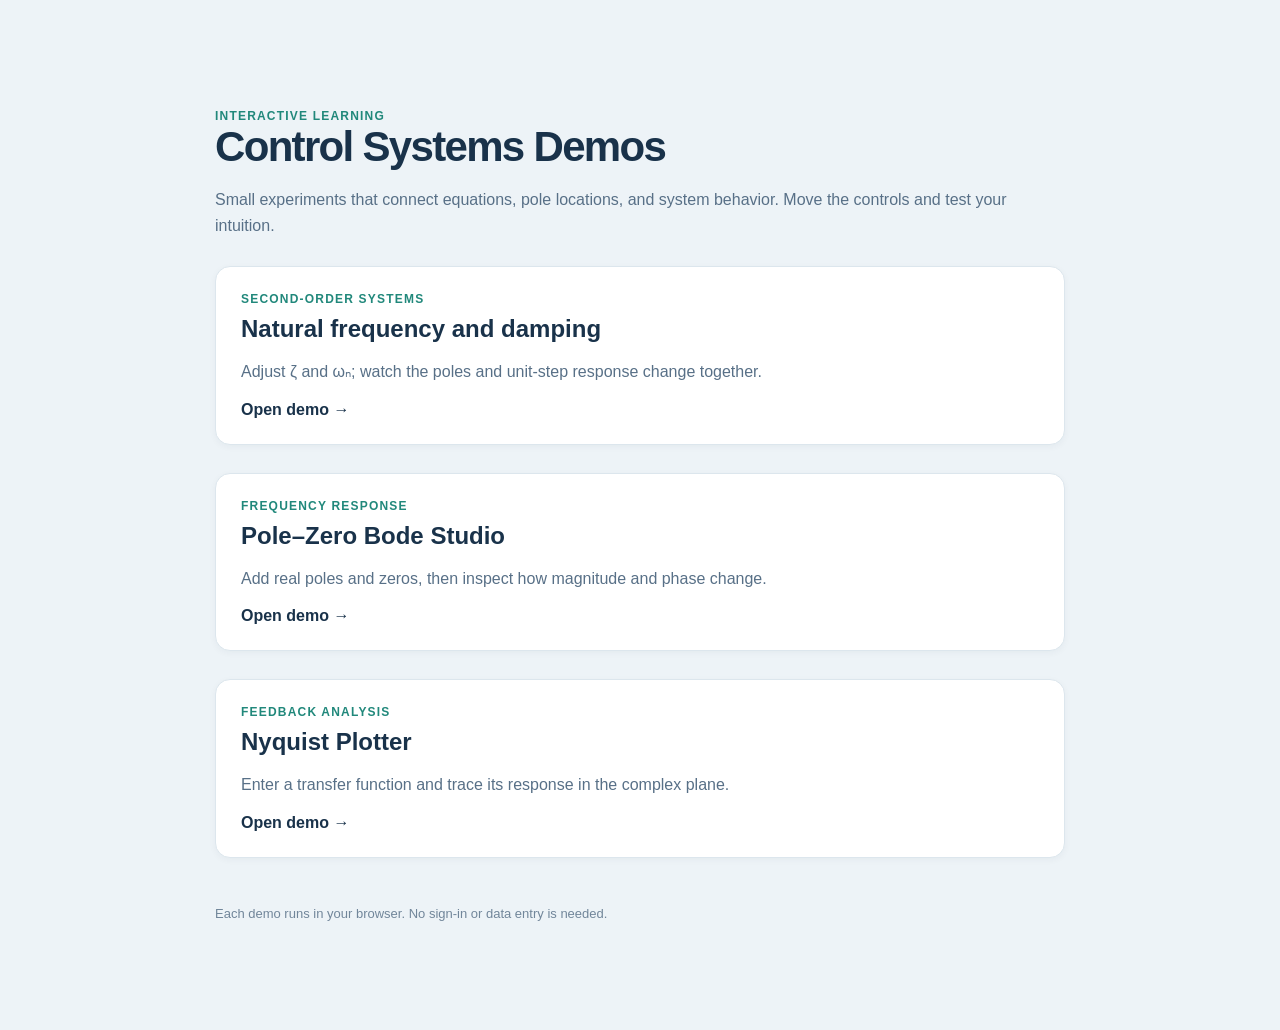
<file: index.html>
<!doctype html>
<html lang="en"><head><meta charset="utf-8"><meta name="viewport" content="width=device-width,initial-scale=1">
<title>Control Systems Demos</title><style>
body{font-family:Inter,Segoe UI,Arial,sans-serif;background:#edf3f7;color:#19324a;margin:0}
main{max-width:850px;margin:9vh auto;padding:28px}h1{font-size:42px;letter-spacing:-.04em;margin:0 0 12px}
p{color:#587087;line-height:1.6}a.card{display:block;text-decoration:none;color:inherit;background:#fff;border:1px solid #dce6ed;border-radius:15px;padding:25px;margin-top:28px;box-shadow:0 2px 7px #18344f0b}
a.card:hover{border-color:#42b9c1;transform:translateY(-2px)}.tag{color:#21887b;font-size:12px;font-weight:800;text-transform:uppercase;letter-spacing:.1em}
h2{margin:9px 0 4px}footer{font-size:13px;margin-top:48px;color:#71869a}
</style></head><body><main><div class="tag">Interactive learning</div><h1>Control Systems Demos</h1>
<p>Small experiments that connect equations, pole locations, and system behavior. Move the controls and test your intuition.</p>
<a class="card" href="natural-frequency.html"><div class="tag">Second-order systems</div><h2>Natural frequency and damping</h2>
<p>Adjust ζ and ωₙ; watch the poles and unit-step response change together.</p><strong>Open demo →</strong></a>
<a class="card" href="bode/"><div class="tag">Frequency response</div><h2>Pole–Zero Bode Studio</h2>
<p>Add real poles and zeros, then inspect how magnitude and phase change.</p><strong>Open demo →</strong></a>
<a class="card" href="nyquist/"><div class="tag">Feedback analysis</div><h2>Nyquist Plotter</h2>
<p>Enter a transfer function and trace its response in the complex plane.</p><strong>Open demo →</strong></a>
<footer>Each demo runs in your browser. No sign-in or data entry is needed.</footer></main></body></html>
</file>
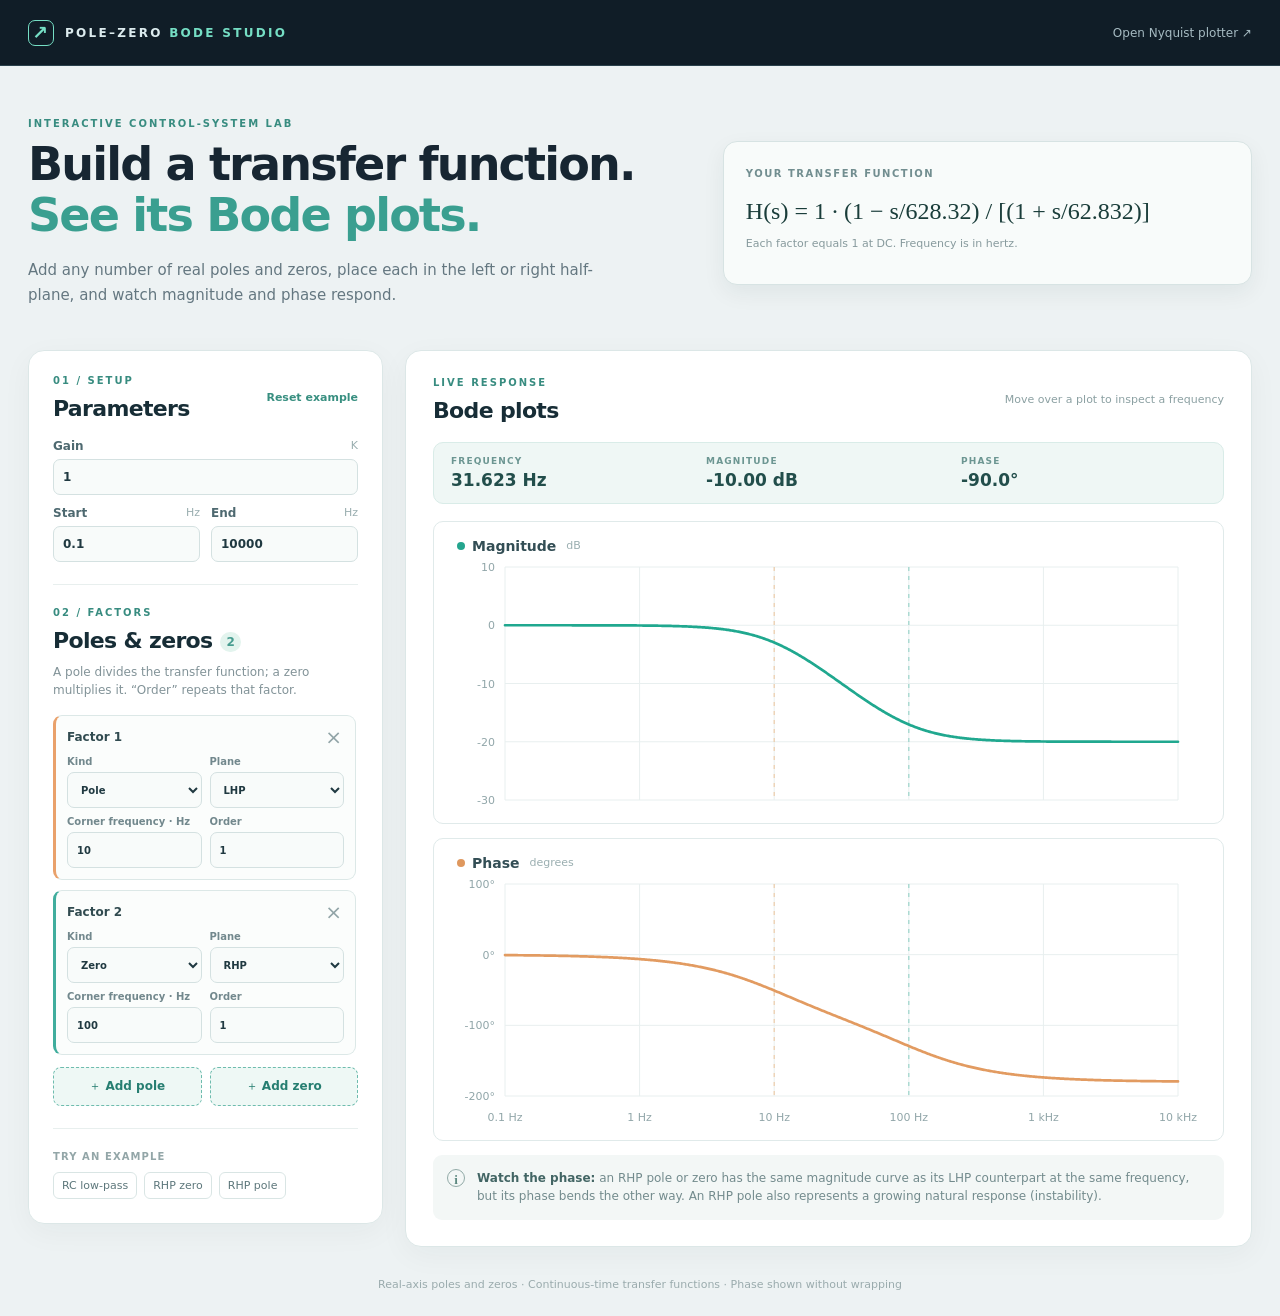
<file: bode/index.html>
<!doctype html>
<html lang="en">
<head>
  <meta charset="utf-8">
  <meta name="viewport" content="width=device-width, initial-scale=1">
  <meta name="theme-color" content="#101821">
  <title>Pole–Zero Bode Studio</title>
  <link rel="stylesheet" href="./styles.css">
</head>
<body>
  <div class="shell">
    <header class="topbar">
      <div class="brand"><span class="brand-mark">↗</span><span>POLE–ZERO <strong>BODE STUDIO</strong></span></div>
      <a class="sibling-link" href="../nyquist/">Open Nyquist plotter ↗</a>
    </header>
    <main>
      <section class="hero">
        <div><p class="eyebrow">INTERACTIVE CONTROL-SYSTEM LAB</p><h1>Build a transfer function.<br><em>See its Bode plots.</em></h1><p class="intro">Add any number of real poles and zeros, place each in the left or right half-plane, and watch magnitude and phase respond.</p></div>
        <div class="formula-card"><span class="formula-label">YOUR TRANSFER FUNCTION</span><div id="formula" class="formula" aria-live="polite"></div><p>Each factor equals 1 at DC. Frequency is in hertz.</p></div>
      </section>
      <div class="workspace">
        <aside class="controls">
          <div class="section-head"><div><p class="eyebrow">01 / SETUP</p><h2>Parameters</h2></div><button type="button" id="reset" class="text-button">Reset example</button></div>
          <div class="base-grid">
            <label>Gain <span>K</span><input id="gain" type="number" step="any" value="1" aria-label="Gain K"></label>
            <label>Start <span>Hz</span><input id="minHz" type="number" step="any" min="0" value="0.1" aria-label="Start frequency in hertz"></label>
            <label>End <span>Hz</span><input id="maxHz" type="number" step="any" min="0" value="10000" aria-label="End frequency in hertz"></label>
          </div>
          <div class="divider"></div>
          <div class="section-head"><div><p class="eyebrow">02 / FACTORS</p><h2>Poles &amp; zeros <span id="count" class="count">0</span></h2></div></div>
          <p class="control-hint">A pole divides the transfer function; a zero multiplies it. “Order” repeats that factor.</p>
          <div id="factorList" class="factor-list"></div>
          <div class="add-actions"><button type="button" id="addPole" class="add-button">＋ Add pole</button><button type="button" id="addZero" class="add-button">＋ Add zero</button></div>
          <div class="divider"></div>
          <div class="presets"><span>TRY AN EXAMPLE</span><button type="button" data-preset="lowpass">RC low-pass</button><button type="button" data-preset="rhpZero">RHP zero</button><button type="button" data-preset="rhpPole">RHP pole</button></div>
          <div id="errors" class="errors" role="alert" hidden></div>
        </aside>
        <section class="plots" aria-label="Bode plots">
          <div class="plot-header"><div><p class="eyebrow">LIVE RESPONSE</p><h2>Bode plots</h2></div><span class="plot-tip">Move over a plot to inspect a frequency</span></div>
          <div id="readout" class="readout" aria-live="polite"><div><span>FREQUENCY</span><strong id="readHz">—</strong></div><div><span>MAGNITUDE</span><strong id="readMag">—</strong></div><div><span>PHASE</span><strong id="readPhase">—</strong></div></div>
          <div class="plot-panel"><div class="plot-title"><span class="dot mag-dot"></span><h3>Magnitude</h3><span>dB</span></div><svg id="magnitudePlot" role="img" aria-label="Bode magnitude plot"></svg></div>
          <div class="plot-panel"><div class="plot-title"><span class="dot phase-dot"></span><h3>Phase</h3><span>degrees</span></div><svg id="phasePlot" role="img" aria-label="Bode phase plot"></svg></div>
          <div class="insight"><div class="insight-icon">i</div><p><strong>Watch the phase:</strong> an RHP pole or zero has the same magnitude curve as its LHP counterpart at the same frequency, but its phase bends the other way. An RHP pole also represents a growing natural response (instability).</p></div>
        </section>
      </div>
      <footer>Real-axis poles and zeros · Continuous-time transfer functions · Phase shown without wrapping</footer>
    </main>
  </div>
  <script type="module" src="./app.mjs"></script>
</body>
</html>
</file>
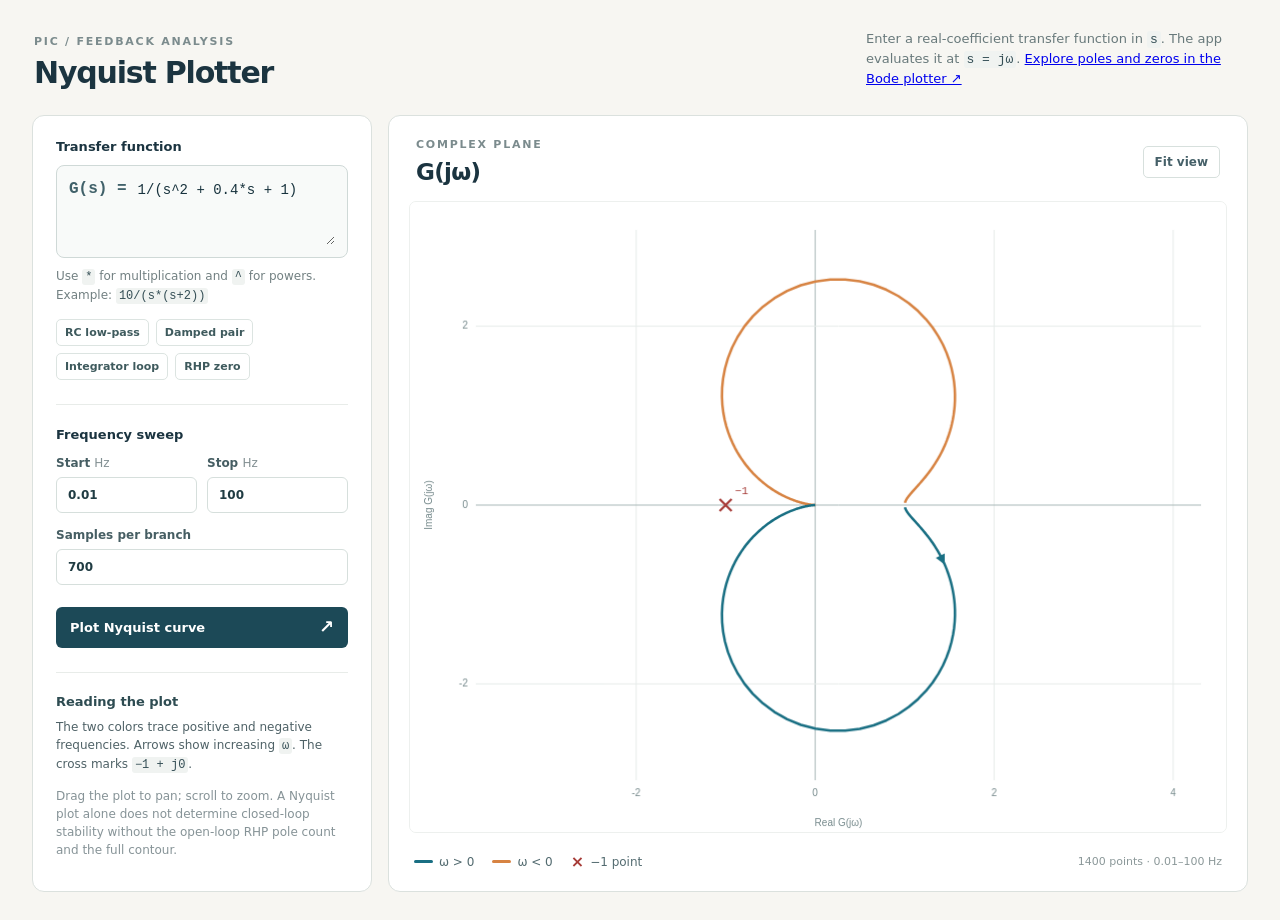
<file: nyquist/index.html>
<!doctype html>
<html lang="en">
<head>
  <meta charset="utf-8">
  <meta name="viewport" content="width=device-width, initial-scale=1">
  <meta name="theme-color" content="#f7f6f2">
  <meta name="description" content="Plot the Nyquist curve of a transfer function in s, with positive and negative frequency branches.">
  <link rel="icon" type="image/svg+xml" href="data:image/svg+xml,%3Csvg xmlns='http://www.w3.org/2000/svg' viewBox='0 0 64 64'%3E%3Crect width='64' height='64' rx='13' fill='%231b3440'/%3E%3Cpath d='M10 33h44M32 10v44' stroke='%23a0b5b9' stroke-width='2'/%3E%3Cpath d='M16 42c7 4 11-15 23-17 8-1 8 8 5 11-4 4-11-2-8-7' fill='none' stroke='%23e5aa62' stroke-width='4' stroke-linecap='round'/%3E%3C/svg%3E">
  <title>Nyquist Plotter</title>
  <link rel="stylesheet" href="./styles.css">
  <script type="module" src="./app.mjs"></script>
</head>
<body>
  <main class="app-shell">
    <header class="topbar">
      <div>
        <p class="eyebrow">PIC / feedback analysis</p>
        <h1>Nyquist Plotter</h1>
      </div>
      <p class="topbar-note">Enter a real-coefficient transfer function in <code>s</code>. The app evaluates it at <code>s = jω</code>. <a href="../bode/">Explore poles and zeros in the Bode plotter ↗</a></p>
    </header>

    <div class="workspace">
      <aside class="controls" aria-label="Plot controls">
        <form id="plot-form" novalidate>
          <label class="field-label" for="expression">Transfer function</label>
          <div class="expression-line"><span>G(s) =</span><textarea id="expression" rows="3" spellcheck="false" aria-describedby="syntax-help">1/(s^2 + 0.4*s + 1)</textarea></div>
          <p id="syntax-help" class="field-help">Use <code>*</code> for multiplication and <code>^</code> for powers. Example: <code>10/(s*(s+2))</code></p>

          <div class="preset-row" aria-label="Example functions">
            <button type="button" class="preset" data-expression="1/(s+1)" data-low="0.001" data-high="100">RC low-pass</button>
            <button type="button" class="preset" data-expression="1/(s^2 + 0.4*s + 1)" data-low="0.01" data-high="100">Damped pair</button>
            <button type="button" class="preset" data-expression="10/(s*(s+2))" data-low="0.001" data-high="100">Integrator loop</button>
            <button type="button" class="preset" data-expression="5*(1-s/10)/((s+1)*(s+5))" data-low="0.001" data-high="100">RHP zero</button>
          </div>

          <div class="section-rule"></div>
          <p class="section-label">Frequency sweep</p>
          <div class="input-pair">
            <label>Start <span>Hz</span><input id="start-hz" type="number" value="0.01" min="0.000000001" step="any" inputmode="decimal"></label>
            <label>Stop <span>Hz</span><input id="stop-hz" type="number" value="100" min="0.000000001" step="any" inputmode="decimal"></label>
          </div>
          <label class="samples-field">Samples per branch <input id="samples" type="number" value="700" min="80" max="3000" step="1" inputmode="numeric"></label>
          <button class="plot-button" type="submit">Plot Nyquist curve <span aria-hidden="true">↗</span></button>
          <p id="error" class="error" role="alert" hidden></p>
        </form>
        <div class="controls-foot">
          <p><strong>Reading the plot</strong></p>
          <p>The two colors trace positive and negative frequencies. Arrows show increasing <code>ω</code>. The cross marks <code>−1 + j0</code>.</p>
          <p class="muted">Drag the plot to pan; scroll to zoom. A Nyquist plot alone does not determine closed-loop stability without the open-loop RHP pole count and the full contour.</p>
        </div>
      </aside>

      <section class="plot-panel" aria-label="Nyquist plot">
        <div class="plot-heading">
          <div><p class="eyebrow">Complex plane</p><h2>G(jω)</h2></div>
          <button id="fit-button" class="fit-button" type="button" title="Fit the curve in view">Fit view</button>
        </div>
        <div class="plot-wrap" id="plot-wrap">
          <canvas id="plot" aria-label="Nyquist plot, real part on horizontal axis and imaginary part on vertical axis" role="img"></canvas>
          <div id="tooltip" class="tooltip" hidden></div>
        </div>
        <div class="plot-footer">
          <div class="legend"><span><i class="swatch positive"></i>ω &gt; 0</span><span><i class="swatch negative"></i>ω &lt; 0</span><span><i class="cross-key">×</i>−1 point</span></div>
          <p id="plot-status" class="plot-status" aria-live="polite"></p>
        </div>
      </section>
    </div>
  </main>
</body>
</html>
</file>
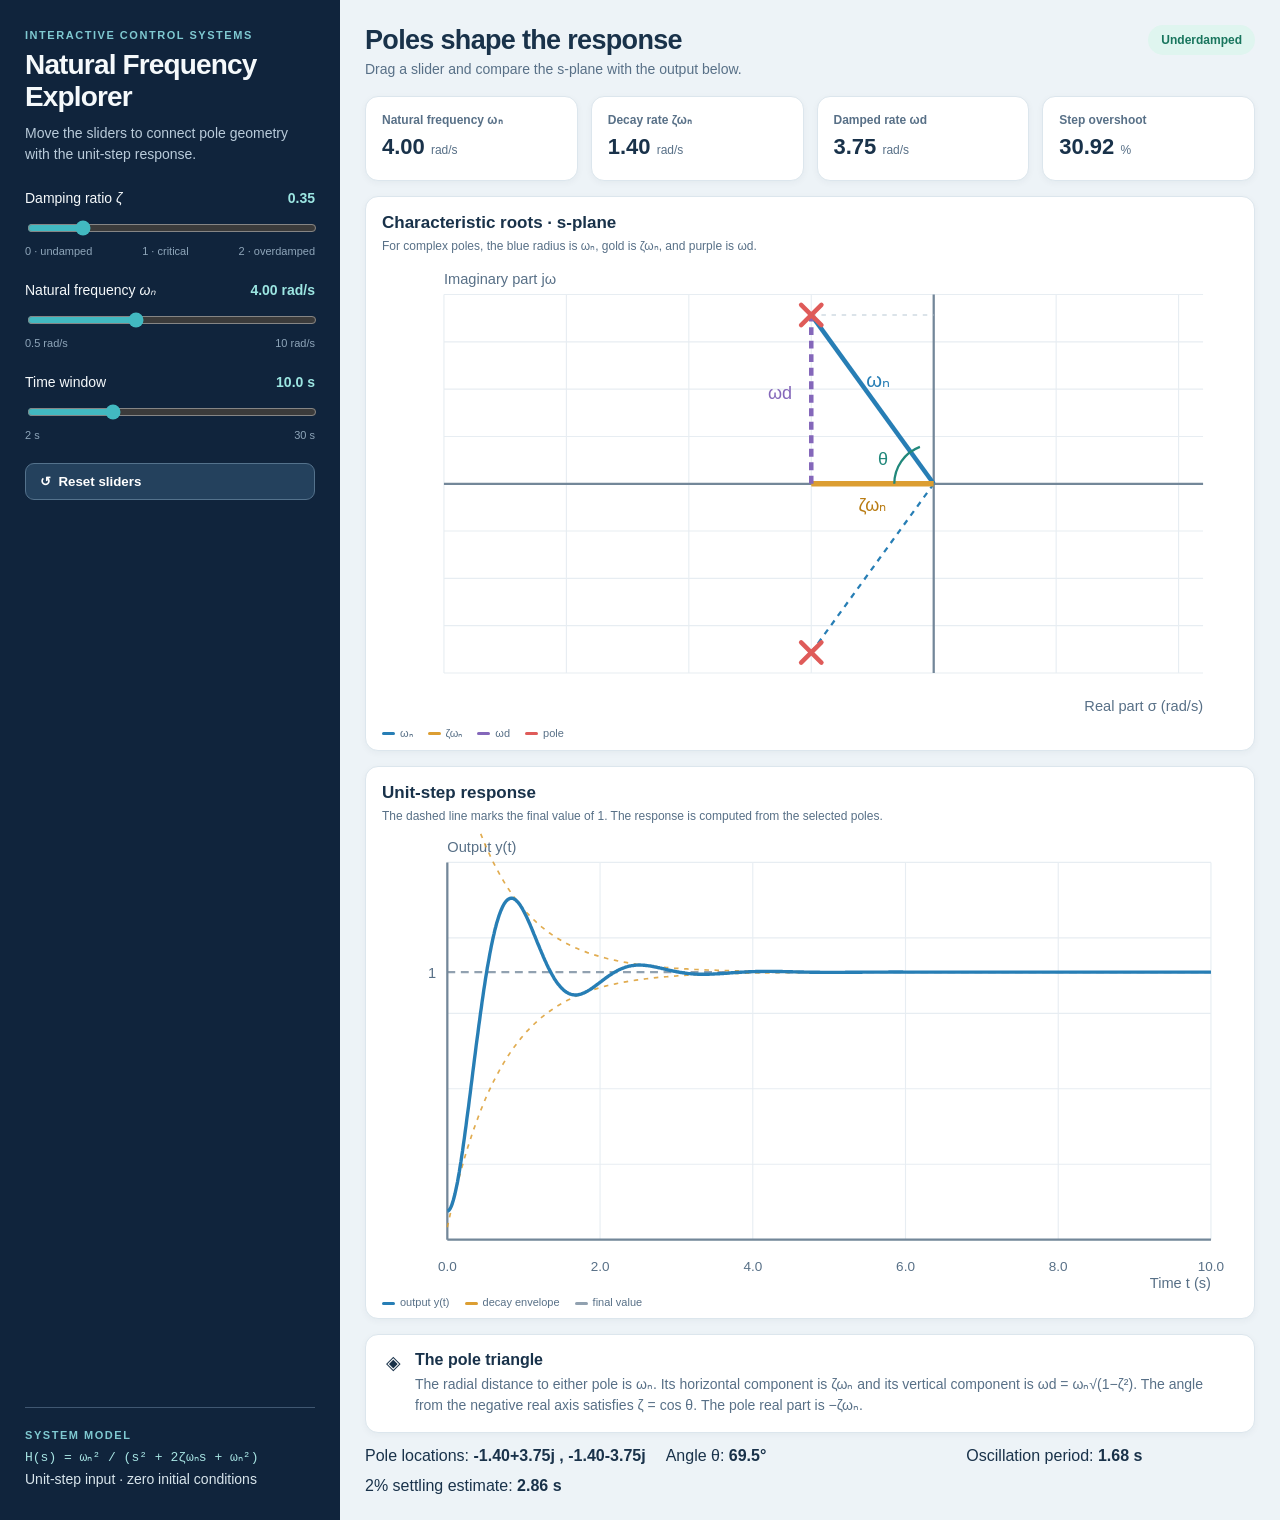
<file: natural-frequency.html>
<!doctype html>
<html lang="en"><head><meta charset="utf-8"><meta name="viewport" content="width=device-width,initial-scale=1">
<title>Natural Frequency Explorer</title>
<style>
:root{--navy:#10243c;--ink:#19324a;--muted:#587087;--line:#dce6ed;--blue:#277eb5;--purple:#8467ba;--gold:#dc9e32;--red:#df5b59;--green:#21887b}
*{box-sizing:border-box}body{margin:0;font-family:Inter,"Segoe UI",Arial,sans-serif;background:#edf3f7;color:var(--ink)}
.layout{display:grid;grid-template-columns:340px minmax(0,1fr);min-height:100vh}.side{background:var(--navy);color:#f5f9fb;padding:29px 25px;display:flex;flex-direction:column;gap:22px}.eyebrow{text-transform:uppercase;letter-spacing:.14em;color:#7fc9d1;font-size:11px;font-weight:800}.side h1{font-size:28px;line-height:1.14;letter-spacing:-.03em;margin:8px 0 10px}.side p{color:#b9cbda;line-height:1.5;margin:0;font-size:14px}.control{padding-top:3px}.control-head{display:flex;justify-content:space-between;gap:10px;margin-bottom:12px;font-size:14px}.control output{font-variant-numeric:tabular-nums;color:#9ce6e2;font-weight:800}input[type=range]{width:100%;accent-color:#42b9c1;cursor:pointer}.endpoints{display:flex;justify-content:space-between;color:#8ea5b9;font-size:11px;margin-top:5px}.reset{background:#24415d;border:1px solid #54728c;color:#fff;border-radius:9px;padding:10px 14px;cursor:pointer;font-weight:700;text-align:left}.reset:hover{background:#31536f}.formula{margin-top:auto;border-top:1px solid #405771;padding-top:18px;color:#d8e5ec;font-size:14px;line-height:1.65}.formula code{font-family:Consolas,monospace;color:#a7e4e3;font-size:13px}.main{padding:25px;min-width:0;max-width:1500px;width:100%;margin:auto}.top{display:flex;justify-content:space-between;align-items:flex-start;gap:20px;margin-bottom:19px}.top h2{font-size:27px;letter-spacing:-.025em;margin:0 0 5px}.top p{margin:0;color:var(--muted);font-size:14px}.badge{padding:8px 13px;border-radius:30px;background:#dff5ef;color:#18755d;font-weight:800;font-size:12px;white-space:nowrap}.cards{display:grid;grid-template-columns:repeat(4,minmax(0,1fr));gap:13px;margin-bottom:15px}.card,.chart,.note{background:white;border:1px solid #dce6ed;border-radius:13px;box-shadow:0 2px 7px #18344f0b}.card{padding:16px;min-height:85px}.card .label{font-size:12px;color:var(--muted);font-weight:700}.card .value{font-size:22px;font-weight:800;font-variant-numeric:tabular-nums;margin-top:7px}.card .unit{font-size:12px;font-weight:500;color:var(--muted)}.charts{display:grid;grid-template-columns:1fr 1fr;gap:15px}.chart{padding:16px 16px 10px;min-width:0}.chart h3{margin:0 0 5px;font-size:17px}.chart p{margin:0;color:var(--muted);font-size:12px;line-height:1.4}.chart svg{display:block;width:100%;height:auto;margin-top:8px}.note{margin-top:15px;padding:16px 20px;display:flex;gap:14px;align-items:start}.note .icon{font-size:19px}.note strong{display:block;margin-bottom:5px}.note p{margin:0;color:var(--muted);line-height:1.5;font-size:14px}.details{margin-top:14px;display:grid;grid-template-columns:repeat(3,1fr);gap:12px}.detail{font-size:13px;color:var(--muted)}.detail b{color:var(--ink);font-variant-numeric:tabular-nums}.legend{display:flex;gap:15px;flex-wrap:wrap;padding:2px 0 0;color:var(--muted);font-size:11px}.swatch{display:inline-block;width:13px;height:3px;vertical-align:middle;margin-right:5px;border-radius:3px}
@media(max-width:1400px){.charts{grid-template-columns:1fr}}
@media(max-width:1050px){.cards{grid-template-columns:repeat(2,1fr)}}
@media(max-width:700px){.layout{display:block}.side{gap:15px}.main{padding:16px}.top{display:block}.badge{display:inline-block;margin-top:12px}.details{grid-template-columns:1fr 1fr}}
</style></head>
<body><div class="layout"><aside class="side">
<div><div class="eyebrow">Interactive control systems</div><h1>Natural Frequency Explorer</h1><p>Move the sliders to connect pole geometry with the unit-step response.</p></div>
<div class="control"><div class="control-head"><label for="zeta">Damping ratio <i>ζ</i></label><output id="zeta-value">0.35</output></div><input id="zeta" type="range" min="0" max="2" step="0.01" value="0.35"><div class="endpoints"><span>0 · undamped</span><span>1 · critical</span><span>2 · overdamped</span></div></div>
<div class="control"><div class="control-head"><label for="omega">Natural frequency <i>ωₙ</i></label><output id="omega-value">4.00 rad/s</output></div><input id="omega" type="range" min="0.5" max="10" step="0.1" value="4"><div class="endpoints"><span>0.5 rad/s</span><span>10 rad/s</span></div></div>
<div class="control"><div class="control-head"><label for="duration">Time window</label><output id="duration-value">10.0 s</output></div><input id="duration" type="range" min="2" max="30" step="0.5" value="10"><div class="endpoints"><span>2 s</span><span>30 s</span></div></div>
<button class="reset" id="reset">↺ &nbsp;Reset sliders</button>
<div class="formula"><div class="eyebrow">System model</div><code>H(s) = ωₙ² / (s² + 2ζωₙs + ωₙ²)</code><br>Unit-step input · zero initial conditions</div>
</aside><main class="main"><div class="top"><div><h2>Poles shape the response</h2><p>Drag a slider and compare the s-plane with the output below.</p></div><span class="badge" id="regime">Underdamped</span></div>
<div class="cards"><div class="card"><div class="label">Natural frequency ωₙ</div><div class="value" id="v-wn">—</div></div><div class="card"><div class="label">Decay rate ζωₙ</div><div class="value" id="v-alpha">—</div></div><div class="card"><div class="label">Damped rate ωd</div><div class="value" id="v-wd">—</div></div><div class="card"><div class="label">Step overshoot</div><div class="value" id="v-os">—</div></div></div>
<div class="charts"><section class="chart"><h3>Characteristic roots · s-plane</h3><p>For complex poles, the blue radius is ωₙ, gold is ζωₙ, and purple is ωd.</p><svg id="pole-svg" viewBox="0 0 760 410" role="img" aria-label="Pole locations in the s-plane"></svg><div class="legend"><span><i class="swatch" style="background:var(--blue)"></i>ωₙ</span><span><i class="swatch" style="background:var(--gold)"></i>ζωₙ</span><span><i class="swatch" style="background:var(--purple)"></i>ωd</span><span><i class="swatch" style="background:var(--red)"></i>pole</span></div></section>
<section class="chart"><h3>Unit-step response</h3><p>The dashed line marks the final value of 1. The response is computed from the selected poles.</p><svg id="step-svg" viewBox="0 0 760 410" role="img" aria-label="Unit-step response over time"></svg><div class="legend"><span><i class="swatch" style="background:var(--blue)"></i>output y(t)</span><span><i class="swatch" style="background:var(--gold)"></i>decay envelope</span><span><i class="swatch" style="background:#91a1b0"></i>final value</span></div></section></div>
<div class="note"><span class="icon">◈</span><div><strong id="note-title">Geometry</strong><p id="note-body"></p></div></div><div class="details"><div>Pole locations: <b id="poles">—</b></div><div>Angle θ: <b id="theta">—</b></div><div>Oscillation period: <b id="period">—</b></div><div>2% settling estimate: <b id="settling">—</b></div></div>
</main></div>
<script>
const $=id=>document.getElementById(id);const esc=x=>Number(x).toFixed(2);
const sliders=['zeta','omega','duration'];let requestNumber=0;
function line(x1,y1,x2,y2,color,width=1,dash=''){return `<line x1="${x1}" y1="${y1}" x2="${x2}" y2="${y2}" stroke="${color}" stroke-width="${width}" ${dash?`stroke-dasharray="${dash}"`:''}/>`}
function txt(x,y,s,color='#587087',size=14,anchor='middle'){return `<text x="${x}" y="${y}" fill="${color}" font-size="${size}" text-anchor="${anchor}" font-family="Segoe UI,Arial,sans-serif">${s}</text>`}
function cross(x,y){return `<path d="M${x-9},${y-9} L${x+9},${y+9} M${x+9},${y-9} L${x-9},${y+9}" stroke="#df5b59" stroke-width="4" stroke-linecap="round"/>`}
function drawPoles(d){const W=760,H=410,L=55,R=31,T=28,B=46;const extent=Math.max(2,d.omega_n*1.4,Math.max(...d.poles.map(p=>Math.abs(p[0])))*1.18);const xmin=-extent,xmax=extent*.55,ymin=-extent*.75,ymax=extent*.75;const X=x=>L+(x-xmin)/(xmax-xmin)*(W-L-R),Y=y=>H-B-(y-ymin)/(ymax-ymin)*(H-T-B);let a='';for(let i=-4;i<=4;i++){let x=i*extent/4,y=i*extent*.75/4;a+=line(X(x),T,X(x),H-B,'#e7edf2')+line(L,Y(y),W-R,Y(y),'#e7edf2')}a+=line(L,Y(0),W-R,Y(0),'#738799',2)+line(X(0),T,X(0),H-B,'#738799',2);a+=txt(W-R,H-12,'Real part σ (rad/s)','#587087',13,'end')+txt(L,T-9,'Imaginary part jω','#587087',13,'start');
if(d.zeta<1){let px=X(-d.alpha),py=Y(d.omega_d),oy=Y(0),ox=X(0);a+=line(ox,oy,px,py,'#277eb5',4)+line(ox,oy,px,Y(-d.omega_d),'#277eb5',2,'5,5')+line(ox,oy,px,oy,'#dc9e32',5)+line(px,oy,px,py,'#8467ba',4,'7,5')+line(px,py,ox,py,'#b8c8d3',1,'4,5');a+=txt((ox+px)/2+5,(oy+py)/2-11,'ωₙ','#277eb5',18)+txt((ox+px)/2,oy+24,'ζωₙ','#b97c13',16)+txt(px-17,(oy+py)/2,'ωd','#8467ba',16,'end');if(d.zeta>.06){const rad=35,ang=Math.acos(d.zeta);const ex=ox-rad*Math.cos(ang),ey=oy-rad*Math.sin(ang);a+=`<path d="M ${ox-rad} ${oy} A ${rad} ${rad} 0 0 1 ${ex} ${ey}" fill="none" stroke="#21887b" stroke-width="2"/>`+txt(ox-rad-10,oy-17,'θ','#21887b',16)}}else{a+=txt(L+12,T+26,'Real poles · no oscillation','#587087',15,'start')}
d.poles.forEach((p,i)=>{if(i===0||p[0]!==d.poles[0][0]||p[1]!==d.poles[0][1])a+=cross(X(p[0]),Y(p[1]))});$('pole-svg').innerHTML=a}
function drawStep(d){const W=760,H=410,L=58,R=24,T=27,B=48;const ys=d.response.map(p=>p[1]);const ymin=Math.min(-.12,Math.min(...ys)-.1),ymax=Math.max(1.2,Math.max(...ys)+.15);const X=x=>L+x/d.duration*(W-L-R),Y=y=>H-B-(y-ymin)/(ymax-ymin)*(H-T-B);let a='';for(let i=0;i<=5;i++){const x=L+i*(W-L-R)/5,y=T+i*(H-T-B)/5;a+=line(x,T,x,H-B,'#e7edf2')+line(L,y,W-R,y,'#e7edf2')}a+=line(L,Y(1),W-R,Y(1),'#91a1b0',2,'7,5')+txt(L-10,Y(1)+5,'1','#587087',13,'end');a+=line(L,H-B,W-R,H-B,'#738799',2)+line(L,T,L,H-B,'#738799',2);for(let i=0;i<=5;i++)a+=txt(L+i*(W-L-R)/5,H-20,(i*d.duration/5).toFixed(1),'#587087',12);a+=txt(W-R,H-5,'Time t (s)','#587087',13,'end')+txt(L,T-9,'Output y(t)','#587087',13,'start');
if(d.zeta>0&&d.zeta<1){const norm=1/Math.sqrt(1-d.zeta*d.zeta);for(const sign of [-1,1]){let pts=[];for(let i=0;i<d.response.length;i+=3){const t=d.response[i][0];pts.push(`${X(t).toFixed(1)},${Y(1+sign*norm*Math.exp(-d.alpha*t)).toFixed(1)}`)}a+=`<polyline points="${pts.join(' ')}" fill="none" stroke="#dc9e32" stroke-width="1.5" stroke-dasharray="4,5" opacity=".85"/>`}}
const pts=d.response.map(p=>`${X(p[0]).toFixed(1)},${Y(p[1]).toFixed(1)}`).join(' ');a+=`<polyline points="${pts}" fill="none" stroke="#277eb5" stroke-width="3" stroke-linejoin="round"/>`;$('step-svg').innerHTML=a}
function display(d){$('regime').textContent=d.regime;$('regime').style.background=d.zeta>=1?'#e9e8f7':'#dff5ef';$('regime').style.color=d.zeta>=1?'#6754a0':'#18755d';$('v-wn').innerHTML=esc(d.omega_n)+' <span class="unit">rad/s</span>';$('v-alpha').innerHTML=esc(d.alpha)+' <span class="unit">rad/s</span>';$('v-wd').innerHTML=d.omega_d===null?'—':esc(d.omega_d)+' <span class="unit">rad/s</span>';$('v-os').innerHTML=esc(d.overshoot)+' <span class="unit">%</span>';$('poles').textContent=d.poles.map(p=>`${esc(p[0])}${p[1]>=0?'+':''}${esc(p[1])}j`).join(' , ');$('theta').textContent=d.theta===null?'—':d.theta.toFixed(1)+'°';$('period').textContent=d.period===null?'—':d.period.toFixed(2)+' s';$('settling').textContent=d.settling===null?'—':d.settling.toFixed(2)+' s';
let title,body;if(d.zeta===0){title='Undamped motion';body='The poles sit on the imaginary axis. The response keeps oscillating, and the damped angular rate equals the natural frequency.'}else if(d.zeta<1){title='The pole triangle';body='The radial distance to either pole is ωₙ. Its horizontal component is ζωₙ and its vertical component is ωd = ωₙ√(1−ζ²). The angle from the negative real axis satisfies ζ = cos θ. The pole real part is −ζωₙ.'}else if(d.zeta===1){title='Critical damping';body='The two poles meet at −ωₙ. The response reaches its final value without oscillating; the complex-pole triangle no longer applies.'}else{title='Overdamping';body='Both poles are real and negative. There is no oscillation, so neither ωd nor the complex-pole triangle applies.'}$('note-title').textContent=title;$('note-body').textContent=body;drawPoles(d);drawStep(d)}

function modelClient(zeta, omega_n, duration) {
  const alpha=zeta*omega_n;
  let omega_d=null,theta=null,period=null,settling=null,overshoot=0,poles,regime;
  if(zeta<1){
    const beta=Math.sqrt(1-zeta*zeta);
    omega_d=omega_n*beta;
    poles=[[-alpha,omega_d],[-alpha,-omega_d]];
    regime=zeta===0?'Undamped':'Underdamped';
    theta=Math.acos(zeta)*180/Math.PI;
    overshoot=100*Math.exp(-Math.PI*zeta/beta);
    period=2*Math.PI/omega_d;
    if(alpha>0)settling=4/alpha;
  }else if(zeta===1){
    poles=[[-omega_n,0],[-omega_n,0]];
    regime='Critically damped';
  }else{
    const root=Math.sqrt(zeta*zeta-1);
    poles=[[-omega_n*(zeta-root),0],[-omega_n*(zeta+root),0]];
    regime='Overdamped';
  }
  function step(t){
    if(zeta<1){const beta=Math.sqrt(1-zeta*zeta),wd=omega_n*beta;
      return 1-Math.exp(-zeta*omega_n*t)*(Math.cos(wd*t)+zeta/beta*Math.sin(wd*t));}
    if(zeta===1)return 1-Math.exp(-omega_n*t)*(1+omega_n*t);
    const root=Math.sqrt(zeta*zeta-1),r1=-omega_n*(zeta-root),r2=-omega_n*(zeta+root);
    return 1+(r2*Math.exp(r1*t)-r1*Math.exp(r2*t))/(r1-r2);
  }
  const response=Array.from({length:900},(_,i)=>{const t=duration*i/899;return [t,step(t)]});
  return {zeta,omega_n,duration,alpha,omega_d,poles,regime,theta,overshoot,period,settling,response};
}

async function update(){const id=++requestNumber;const z=+$('zeta').value,w=+$('omega').value,t=+$('duration').value;$('zeta-value').textContent=z.toFixed(2);$('omega-value').textContent=w.toFixed(2)+' rad/s';$('duration-value').textContent=t.toFixed(1)+' s';try{const res=await Promise.resolve({ok:true,json:async()=>modelClient(z,w,t)});if(!res.ok)throw Error('HTTP '+res.status);const data=await res.json();if(id===requestNumber)display(data)}catch(e){$('note-title').textContent='Could not update';$('note-body').textContent=String(e)}}
sliders.forEach(id=>$(id).addEventListener('input',update));$('reset').addEventListener('click',()=>{$('zeta').value=.35;$('omega').value=4;$('duration').value=10;update()});update();
</script></body></html>
</file>
<file: bode/styles.css>
:root{font-family:Inter,ui-sans-serif,system-ui,-apple-system,BlinkMacSystemFont,"Segoe UI",sans-serif;color:#172632;background:#edf2f3;font-synthesis:none}*{box-sizing:border-box}body{margin:0}button,input,select{font:inherit}button{cursor:pointer}.shell{min-height:100vh}.topbar{height:66px;background:#101d27;color:#dcebee;display:flex;align-items:center;justify-content:space-between;padding:0 max(28px,calc((100vw - 1480px)/2));border-bottom:1px solid #2a414c}.brand{font-size:12px;letter-spacing:.19em;font-weight:700;display:flex;align-items:center;gap:11px}.brand strong{color:#75dec4}.brand-mark{display:grid;place-items:center;width:26px;height:26px;border:1px solid #75dec4;color:#75dec4;border-radius:7px;font-size:19px;line-height:1}.sibling-link{font-size:12px;color:#a6bbc2;text-decoration:none}.sibling-link:hover{color:#77dfc4}main{max-width:1480px;margin:auto;padding:0 28px}.hero{display:grid;grid-template-columns:1.1fr .9fr;gap:48px;align-items:center;padding:52px 0 42px}.eyebrow{color:#388c80;font-size:10px;font-weight:800;letter-spacing:.2em;margin:0 0 10px}.hero h1{font-size:clamp(32px,3.6vw,54px);line-height:1.1;letter-spacing:-.04em;margin:0;font-weight:750}.hero em{font-style:normal;color:#3a9f90}.intro{max-width:600px;color:#647780;font-size:15px;line-height:1.65;margin:18px 0 0}.formula-card{min-height:144px;border:1px solid #d7e3e3;border-radius:14px;padding:20px 22px;background:#f8fbfa;box-shadow:0 8px 22px #142a2910;overflow:hidden}.formula-label{font-size:10px;font-weight:800;color:#728e90;letter-spacing:.15em}.formula{font-family:Cambria,Georgia,serif;font-size:24px;line-height:1.5;margin:12px 0 8px;word-break:break-word;color:#1a3d3a}.formula-card p{color:#879a9d;font-size:11px;margin:0}.workspace{display:grid;grid-template-columns:355px minmax(0,1fr);gap:22px;align-items:start}.controls,.plots{background:#fff;border:1px solid #dce7e7;border-radius:16px;box-shadow:0 8px 30px #14322e0b}.controls{padding:24px;position:sticky;top:16px}.section-head,.plot-header{display:flex;align-items:center;justify-content:space-between;gap:12px}.section-head h2,.plot-header h2{font-size:22px;letter-spacing:-.03em;margin:0;color:#172d36}.text-button{border:0;background:none;color:#388f80;font-size:11px;font-weight:700;padding:6px 0}.text-button:hover{text-decoration:underline}.base-grid{display:grid;grid-template-columns:1fr 1fr;gap:11px;margin-top:18px}.base-grid label:first-child{grid-column:1/-1}.base-grid label{font-size:12px;font-weight:700;color:#4e6970}.base-grid label span{float:right;color:#9aaeb0;font-size:11px;font-weight:500}.base-grid input,.factor-row input,.factor-row select{height:36px;width:100%;background:#f8fbfa;border:1px solid #d4e1e1;border-radius:7px;color:#203941;padding:6px 9px;outline:none}.base-grid input{margin-top:6px}.base-grid input:focus,.factor-row input:focus,.factor-row select:focus{border-color:#2ea994;box-shadow:0 0 0 3px #49c5ae26}.divider{height:1px;background:#e8efee;margin:22px 0}.count{font-size:12px;color:#489d90;background:#e3f4ee;padding:3px 7px;border-radius:99px;vertical-align:middle}.control-hint{font-size:12px;color:#829398;line-height:1.55;margin:10px 0 15px}.factor-list{display:flex;flex-direction:column;gap:10px;max-height:430px;overflow:auto;padding-right:2px}.factor-row{border:1px solid #dce8e7;border-left:3px solid #e9a16b;border-radius:9px;padding:11px;background:#fbfdfc}.factor-row.zero{border-left-color:#40ad9d}.factor-row-head{display:flex;align-items:center;justify-content:space-between;margin-bottom:9px}.factor-row-head strong{font-size:12px;color:#314b50}.factor-row-head button{border:0;background:none;color:#91a4a7;font-size:20px;line-height:1;padding:0 2px}.factor-row-head button:hover{color:#c15c5c}.factor-fields{display:grid;grid-template-columns:1fr 1fr;gap:8px}.factor-fields label{font-size:10px;font-weight:700;color:#72888d}.factor-fields label input,.factor-fields label select{margin-top:5px}.factor-fields .wide{grid-column:1/-1}.add-actions{display:flex;gap:8px;margin-top:12px}.add-button{flex:1;background:#eef8f5;border:1px dashed #6ebcae;color:#267e71;border-radius:8px;padding:10px 6px;font-size:12px;font-weight:700}.add-button:hover{background:#dbf2eb}.presets{display:flex;flex-wrap:wrap;gap:7px}.presets span{font-size:10px;letter-spacing:.11em;color:#93a6a8;font-weight:800;width:100%;margin-bottom:3px}.presets button{border:1px solid #d9e5e4;border-radius:6px;color:#5d777b;background:#fff;padding:6px 8px;font-size:11px}.presets button:hover{border-color:#3aa792;color:#238b78}.errors{color:#a74a40;background:#fff1ed;border:1px solid #f3c8c1;padding:11px;border-radius:8px;font-size:12px;line-height:1.5;margin-top:18px}.plots{padding:26px 27px}.plot-header{margin-bottom:19px}.plot-tip{font-size:11px;color:#8ba0a2}.readout{display:grid;grid-template-columns:repeat(3,1fr);gap:10px;background:#eff7f5;border:1px solid #d9ece8;border-radius:10px;padding:13px 17px;margin-bottom:17px}.readout>div{display:flex;flex-direction:column;gap:4px}.readout span{font-size:9px;color:#6c9692;font-weight:800;letter-spacing:.13em}.readout strong{font-size:17px;color:#224e4b;font-variant-numeric:tabular-nums}.plot-panel{border:1px solid #e0eaea;border-radius:10px;padding:16px 13px 9px;margin-bottom:14px;background:#fff}.plot-title{display:flex;align-items:center;gap:7px;padding-left:10px}.plot-title h3{font-size:14px;margin:0;font-weight:700;color:#334e55}.plot-title>span:last-child{color:#9aaeb0;font-size:11px;margin-left:3px}.dot{height:8px;width:8px;border-radius:50%}.mag-dot{background:#24a58e}.phase-dot{background:#df985e}svg{display:block;width:100%;height:260px;touch-action:none}.insight{display:flex;align-items:flex-start;gap:12px;background:#f3f7f6;padding:14px;border-radius:9px;color:#738b8d;font-size:12px;line-height:1.55}.insight p{margin:0}.insight strong{color:#426564}.insight-icon{display:grid;place-items:center;min-width:18px;height:18px;border-radius:50%;border:1px solid #91aaa7;color:#5d8980;font-family:Georgia,serif;font-size:13px;font-weight:bold}footer{font-size:11px;color:#9aabad;text-align:center;padding:31px 0 25px}@media(max-width:1000px){.hero{grid-template-columns:1fr;gap:24px;padding-top:38px}.workspace{grid-template-columns:310px minmax(0,1fr)}.controls{padding:18px}.plots{padding:20px}svg{height:240px}}@media(max-width:760px){.topbar{padding:0 17px}.sibling-link{font-size:10px}main{padding:0 16px}.hero{padding:35px 0}.workspace{grid-template-columns:1fr}.controls{position:static}.plots{padding:17px}.plot-tip{display:none}svg{height:245px}.readout strong{font-size:14px}}@media(max-width:450px){.brand{font-size:10px;letter-spacing:.1em}.sibling-link{max-width:90px;text-align:right}.readout{padding:11px 9px;gap:5px}.readout span{font-size:8px}.readout strong{font-size:12px}.plot-panel{padding:12px 5px 5px}}
</file>
<file: nyquist/styles.css>
:root{font-family:Inter,ui-sans-serif,system-ui,-apple-system,"Segoe UI",sans-serif;color:#1b3440;background:#f7f6f2;font-synthesis:none}*{box-sizing:border-box}body{margin:0}button,input,textarea{font:inherit}button{cursor:pointer}.app-shell{max-width:1500px;margin:0 auto;padding:30px 32px 34px}.topbar{display:flex;justify-content:space-between;align-items:end;gap:24px;padding:0 2px 26px}.eyebrow{font-size:11px;font-weight:750;letter-spacing:.16em;text-transform:uppercase;color:#7b8b8d;margin:0 0 8px}h1{font-size:30px;line-height:1.1;margin:0;letter-spacing:-.04em;font-weight:720}h2{font-size:23px;line-height:1.2;margin:0;letter-spacing:-.03em;font-weight:690}.topbar-note{max-width:380px;color:#68797b;line-height:1.45;font-size:13px;margin:0}.workspace{display:grid;grid-template-columns:minmax(290px,340px) minmax(0,1fr);gap:16px;min-height:650px}.controls,.plot-panel{border:1px solid #dbe1de;background:#fff;border-radius:12px}.controls{padding:23px;display:flex;flex-direction:column;justify-content:space-between;gap:24px}.field-label,.section-label{display:block;font-size:13px;font-weight:720;margin:0 0 11px}.expression-line{display:flex;align-items:flex-start;gap:9px;background:#f8faf9;border:1px solid #cfd9d7;border-radius:8px;padding:12px}.expression-line:focus-within{border-color:#3d7581;outline:3px solid #d9e9ea}.expression-line span{white-space:nowrap;font-family:ui-monospace,SFMono-Regular,Consolas,monospace;font-weight:700;color:#40616a;padding-top:2px}.expression-line textarea{border:0;resize:vertical;width:100%;min-height:58px;background:transparent;outline:0;color:#17323d;font-family:ui-monospace,SFMono-Regular,Consolas,monospace;font-size:14px;line-height:1.5}.field-help{font-size:12px;line-height:1.5;color:#728082;margin:9px 0 14px}.field-help code,.topbar-note code,.controls-foot code{background:#f0f3f1;border-radius:3px;padding:1px 3px;color:#344e55}.preset-row{display:flex;flex-wrap:wrap;gap:7px}.preset{border:1px solid #dce4e1;border-radius:5px;background:#fff;color:#3e5a5d;font-size:11px;font-weight:650;padding:6px 8px}.preset:hover,.preset:focus-visible{border-color:#648b92;background:#eef4f3}.section-rule{border-top:1px solid #e8ece9;margin:24px 0 22px}.section-label{margin-bottom:14px}.input-pair{display:grid;grid-template-columns:1fr 1fr;gap:10px}.input-pair label,.samples-field{font-size:12px;font-weight:650;color:#465e63}.input-pair label span{font-weight:450;color:#839093}.input-pair input,.samples-field input{display:block;width:100%;border:1px solid #d6dfdc;background:#fff;border-radius:6px;padding:10px 11px;margin-top:7px;outline:none;color:#203c43}.input-pair input:focus,.samples-field input:focus{border-color:#3d7581;box-shadow:0 0 0 3px #d9e9ea}.samples-field{display:block;margin-top:15px}.plot-button{width:100%;margin-top:22px;border:0;background:#1c4957;color:#fff;border-radius:6px;padding:13px 14px;display:flex;justify-content:space-between;align-items:center;font-size:13px;font-weight:700}.plot-button:hover{background:#276475}.plot-button span{font-size:18px;line-height:.7}.error{background:#fff1ed;color:#a1402a;border:1px solid #f1c6b9;border-radius:6px;font-size:12px;line-height:1.45;padding:10px;margin:12px 0 0}.controls-foot{border-top:1px solid #e8ece9;padding-top:19px}.controls-foot p{font-size:12px;line-height:1.5;margin:0 0 9px;color:#4f6267}.controls-foot p:first-child{font-size:13px;margin-bottom:7px;color:#2e4c52}.controls-foot .muted{color:#869397;margin-top:13px}.plot-panel{display:flex;flex-direction:column;min-width:0;padding:20px 20px 14px}.plot-heading{display:flex;align-items:center;justify-content:space-between;padding:2px 7px 15px}.fit-button{border:1px solid #d7e0dd;background:#fff;color:#456068;border-radius:5px;padding:8px 11px;font-size:12px;font-weight:650}.fit-button:hover{background:#f3f7f6}.plot-wrap{position:relative;min-height:500px;flex:1;border:1px solid #edf0ee;border-radius:7px;overflow:hidden;background:#fff}.plot-wrap canvas{position:absolute;inset:0;width:100%;height:100%;touch-action:none}.tooltip{position:absolute;pointer-events:none;z-index:2;white-space:pre-line;border-radius:6px;background:#1b3440;color:#fff;padding:8px 10px;font-size:12px;line-height:1.45}.plot-footer{min-height:44px;display:flex;align-items:center;justify-content:space-between;gap:14px;padding:13px 5px 0}.legend{display:flex;align-items:center;flex-wrap:wrap;gap:18px;color:#536b70;font-size:12px}.legend span{display:inline-flex;align-items:center;gap:6px}.swatch{display:inline-block;width:19px;height:3px;border-radius:2px}.positive{background:#196f83}.negative{background:#d78342}.cross-key{font-style:normal;font-weight:800;font-size:16px;color:#a73c38;line-height:10px}.plot-status{font-size:11px;color:#8b9899;margin:0;text-align:right}@media(max-width:850px){.app-shell{padding:18px}.topbar{align-items:start;flex-direction:column;gap:8px;padding-bottom:20px}.workspace{grid-template-columns:1fr}.controls{gap:18px}.plot-wrap{min-height:440px}.controls-foot{display:none}}@media(max-width:550px){.plot-panel{padding:12px}.plot-wrap{min-height:360px}.plot-footer{align-items:start;flex-direction:column}.topbar-note{font-size:12px}.app-shell{padding:12px}.controls{padding:17px}}
</file>
